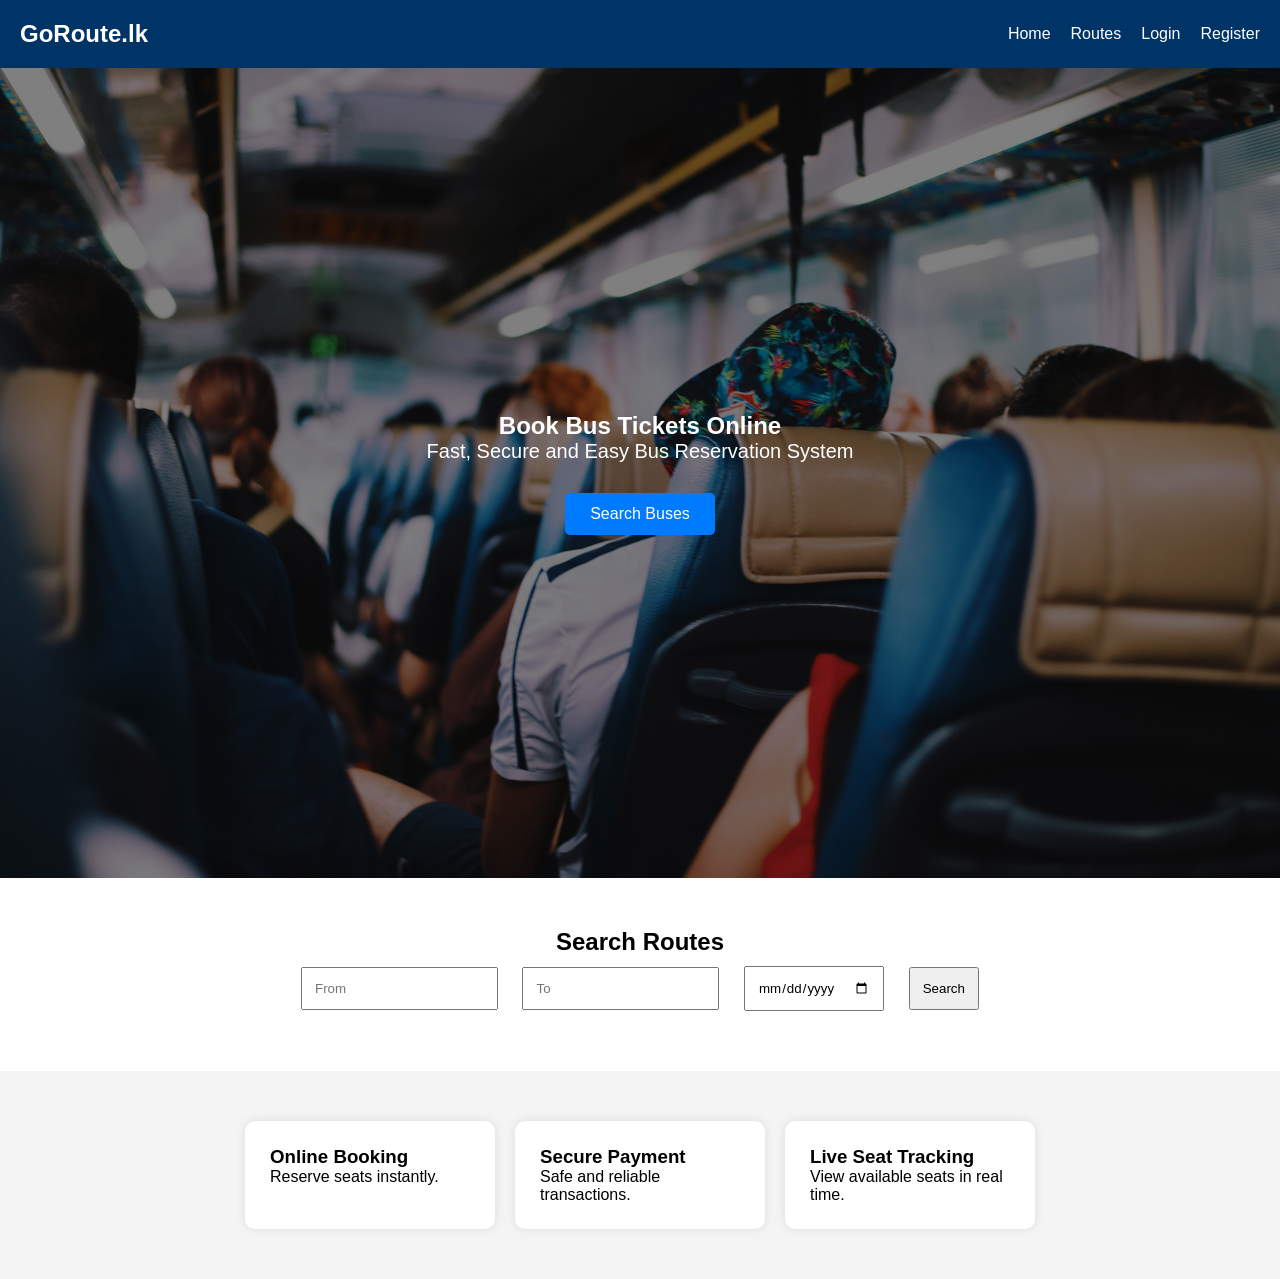
<file: frontend/index.html>
<!DOCTYPE html>
<html lang="en">

<head>
    <meta charset="UTF-8">
    <meta name="viewport" content="width=device-width, initial-scale=1.0">
    <title>GoRoute.lk</title>

    <link rel="stylesheet" href="css/style.css">
</head>

<body>

    <header>
        <nav>
            <h2>GoRoute.lk</h2>

            <ul>
                <li><a href="index.html">Home</a></li>
                <li><a href="routes.html">Routes</a></li>
                <li><a href="login.html">Login</a></li>
                <li><a href="register.html">Register</a></li>
            </ul>
        </nav>
    </header>

    <section class="hero">
        <h1>Book Bus Tickets Online</h1>

        <p>
            Fast, Secure and Easy Bus Reservation System
        </p>

        <a href="routes.html" class="btn">
            Search Buses
        </a>
    </section>

    <section class="search-section">

        <h2>Search Routes</h2>

        <form>

            <input type="text" placeholder="From">

            <input type="text" placeholder="To">

            <input type="date">

            <button type="submit">
                Search
            </button>

        </form>

    </section>

    <section class="features">

        <div class="card">
            <h3>Online Booking</h3>
            <p>Reserve seats instantly.</p>
        </div>

        <div class="card">
            <h3>Secure Payment</h3>
            <p>Safe and reliable transactions.</p>
        </div>

        <div class="card">
            <h3>Live Seat Tracking</h3>
            <p>View available seats in real time.</p>
        </div>

    </section>

</body>

</html>
</file>
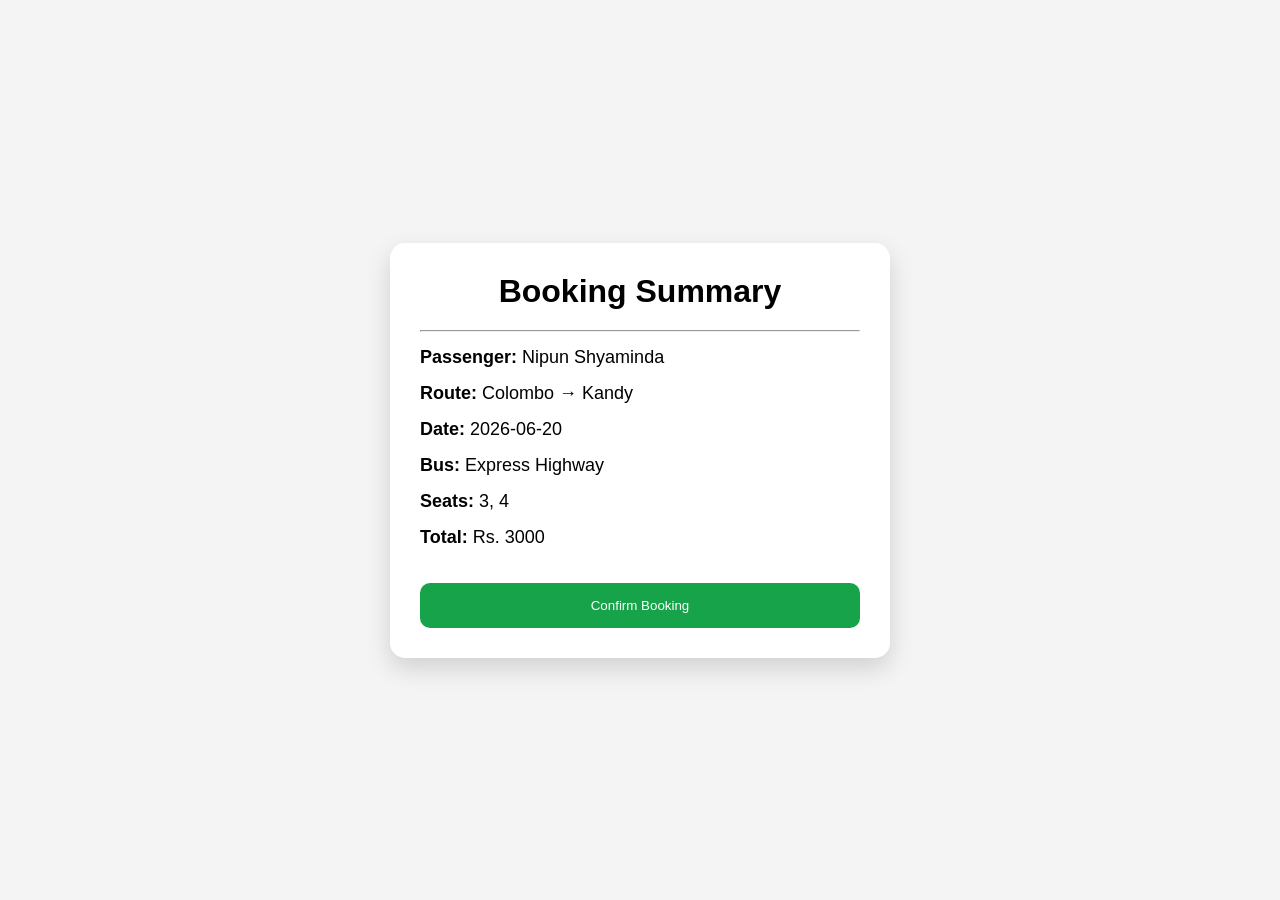
<file: frontend/booking-summary.html>
<!DOCTYPE html>
<html lang="en">

<head>
    <meta charset="UTF-8">
    <meta name="viewport" content="width=device-width, initial-scale=1.0">
    <title>Booking Summary</title>
    <link rel="stylesheet" href="css/style.css">
</head>

<body>

    <div class="summary-container">

        <div class="summary-card">

            <h1>Booking Summary</h1>

            <hr>

            <p><strong>Passenger:</strong> Nipun Shyaminda</p>

            <p><strong>Route:</strong> Colombo → Kandy</p>

            <p><strong>Date:</strong> 2026-06-20</p>

            <p><strong>Bus:</strong> Express Highway</p>

            <p><strong>Seats:</strong> 3, 4</p>

            <p><strong>Total:</strong> Rs. 3000</p>

            <button class="confirm-btn">
                Confirm Booking
            </button>

        </div>



    </div>

</body>

</html>
</file>
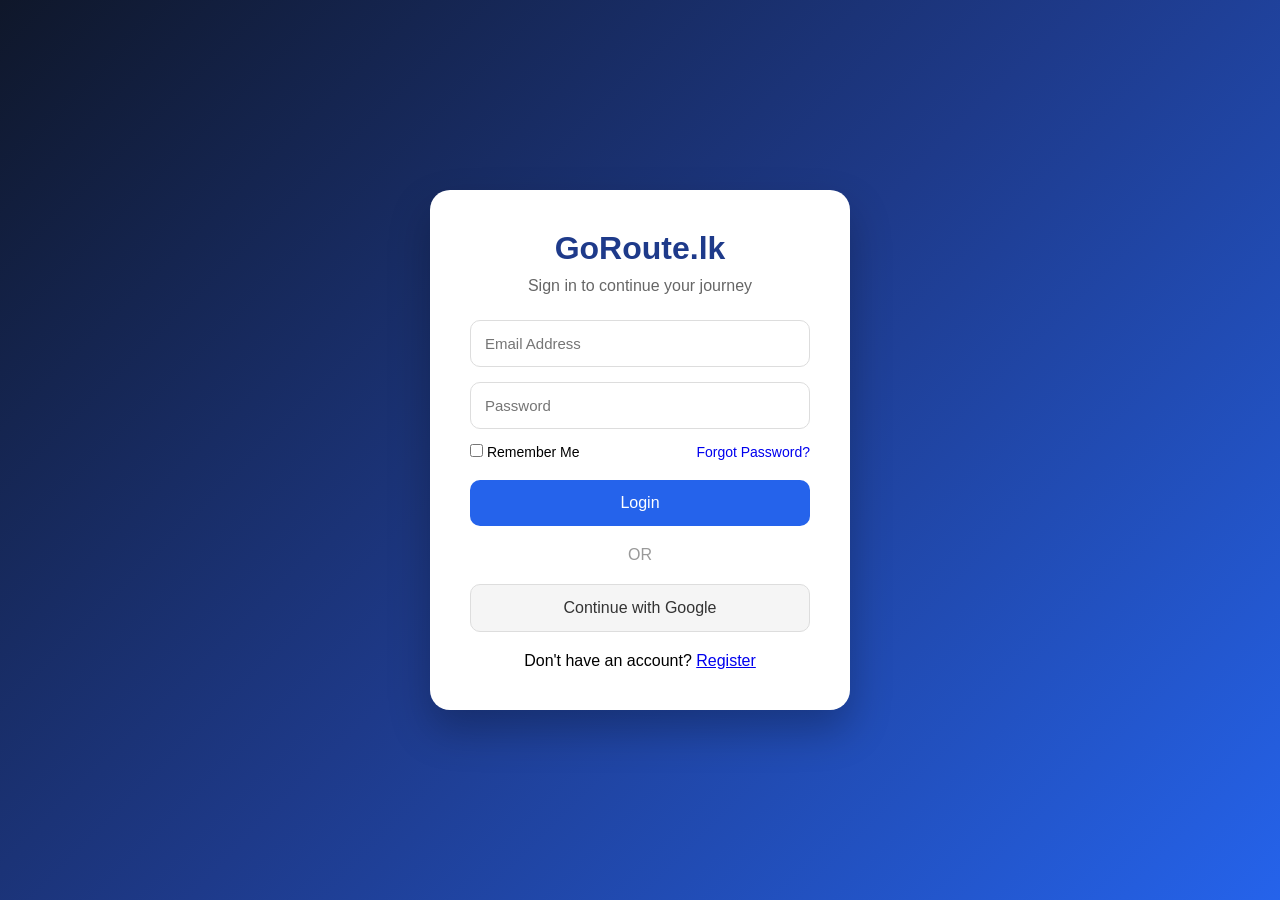
<file: frontend/login.html>
<!DOCTYPE html>
<html lang="en">

<head>
    <meta charset="UTF-8">
    <meta name="viewport" content="width=device-width, initial-scale=1.0">
    <title>Login - GoRoute.lk</title>

    <link rel="stylesheet" href="css/style.css">
</head>

<body>

    <div class="login-container">

        <div class="login-card">

            <div class="login-header">
                <h1>GoRoute.lk</h1>
                <p>Sign in to continue your journey</p>
            </div>

            <form id="loginForm">

                <div class="input-group">
                    <input type="email" id="loginEmail" placeholder="Email Address" required>
                </div>

                <div class="input-group">
                    <input type="password" id="loginPassword" placeholder="Password" required>
                </div>

                <div class="options">
                    <label>
                        <input type="checkbox">
                        Remember Me
                    </label>

                    <a href="#">Forgot Password?</a>
                </div>

                <button type="submit">
                    Login
                </button>

            </form>

            <div class="divider">
                <span>OR</span>
            </div>

            <button class="google-btn">
                Continue with Google
            </button>

            <p class="signup-link">
                Don't have an account?
                <a href="register.html">Register</a>
            </p>

        </div>

    </div>

    <script src="js/script.js"></script>
</body>

</html>
</file>
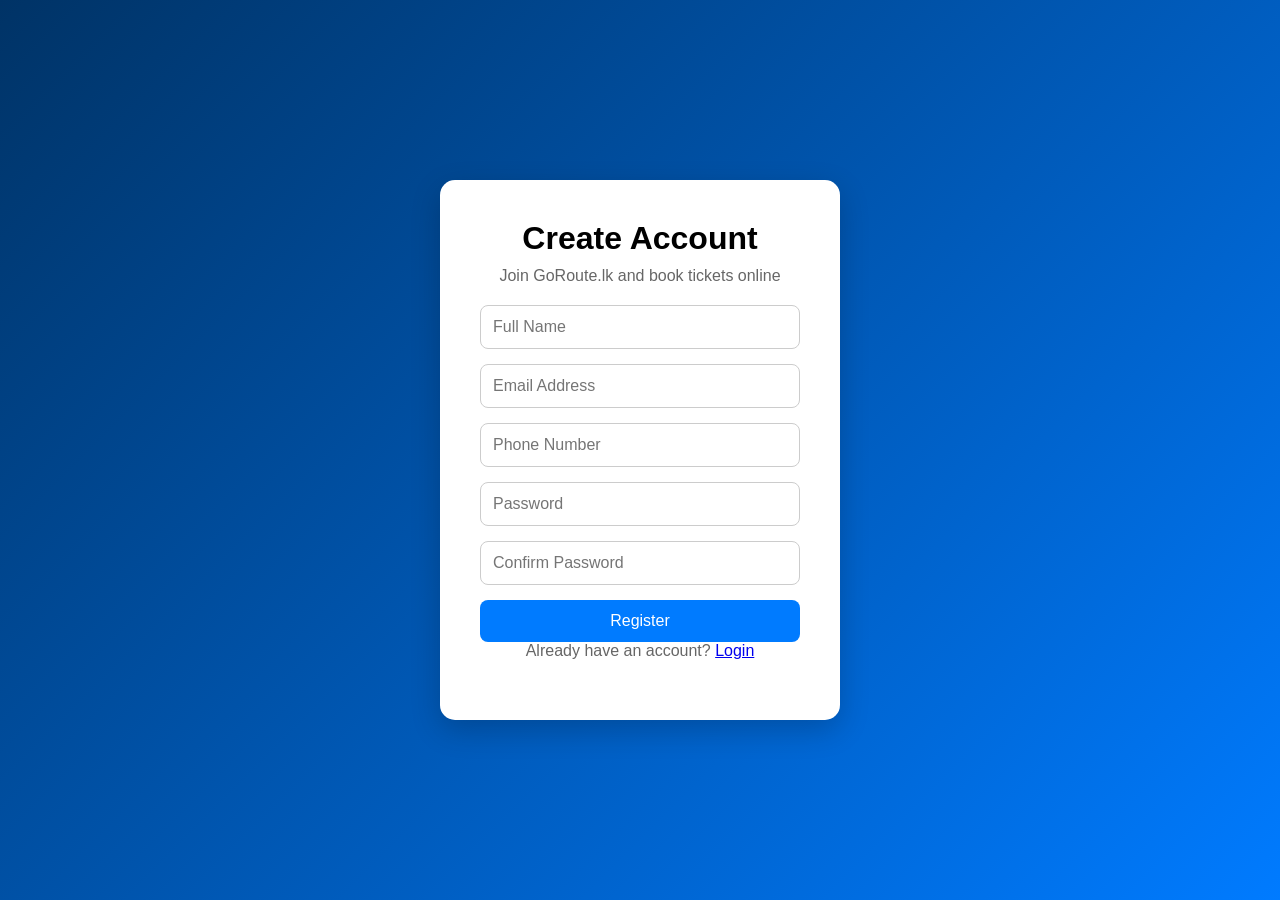
<file: frontend/register.html>
<!DOCTYPE html>
<html lang="en">

<head>
    <meta charset="UTF-8">
    <meta name="viewport" content="width=device-width, initial-scale=1.0">
    <title>Register - GoRoute.lk</title>

    <link rel="stylesheet" href="css/style.css">
</head>

<body>

    <div class="register-container">

        <div class="register-card">

            <h1>Create Account</h1>
            <p>Join GoRoute.lk and book tickets online</p>

            <form id="registerForm">

                <input type="text" id="name" placeholder="Full Name" required>

                <input type="email" id="email" placeholder="Email Address" required>

                <input type="tel" id="phone" placeholder="Phone Number" required>

                <input type="password" id="password" placeholder="Password" required>

                <input type="password" id="confirmPassword" placeholder="Confirm Password" required>

                <button type="submit">
                    Register
                </button>

            </form>

            <p>
                Already have an account?
                <a href="login.html">Login</a>
            </p>

        </div>

    </div>

    <script src="js/script.js"></script>

</body>

</html>
</file>
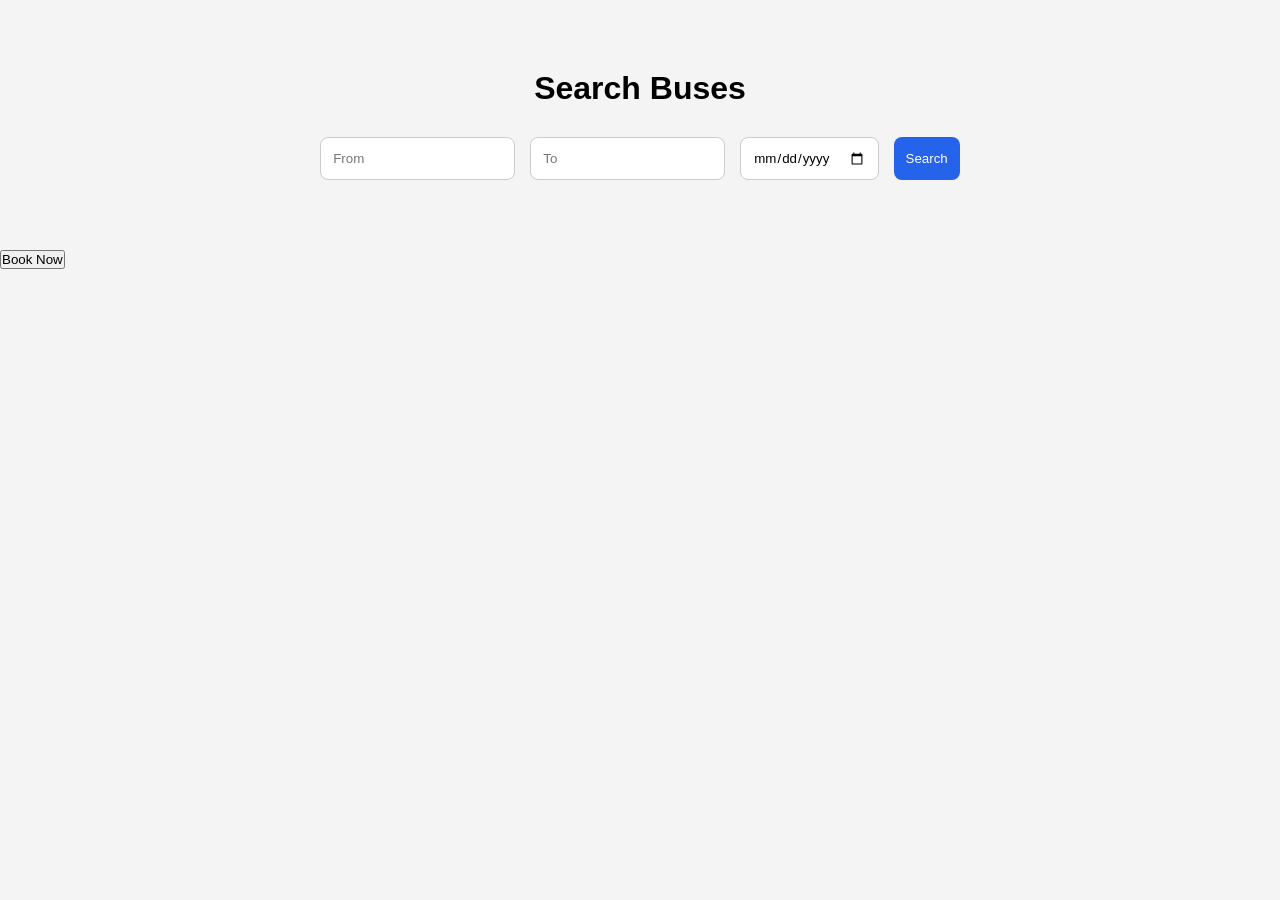
<file: frontend/routes.html>
<!DOCTYPE html>
<html lang="en">

<head>
    <meta charset="UTF-8">
    <meta name="viewport" content="width=device-width, initial-scale=1.0">
    <title>Routes - GoRoute.lk</title>

    <link rel="stylesheet" href="css/style.css">
</head>

<body>

    <div class="routes-container">

        <h1>Search Buses</h1>

        <form class="search-form">

            <input type="text" placeholder="From" required>

            <input type="text" placeholder="To" required>

            <input type="date" required>

            <button type="submit">
                Search
            </button>

        </form>

    </div>

<button class="book-btn" data-bus="Express Highway">
    Book Now
</button>



</body>

</html>
</file>
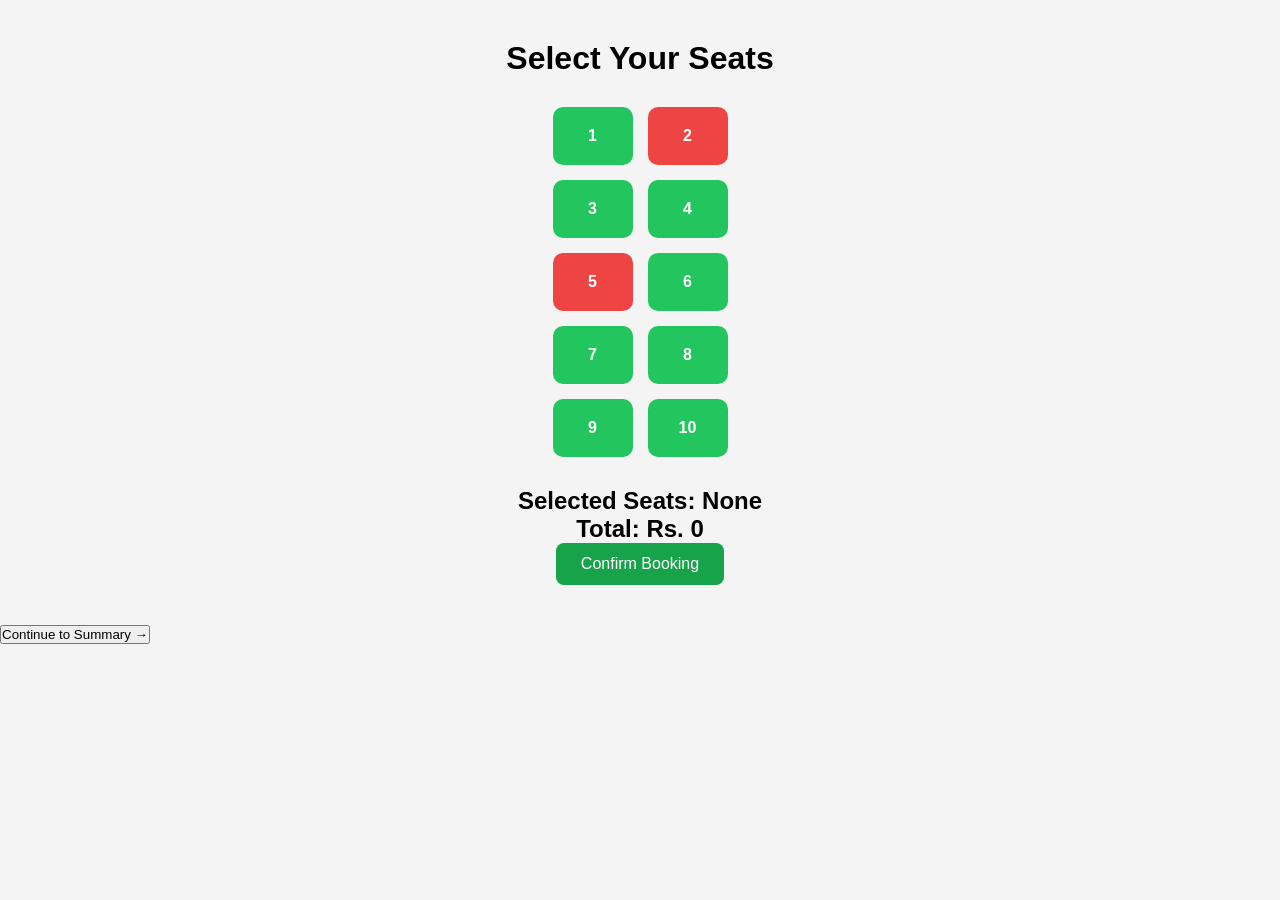
<file: frontend/seats.html>
<!DOCTYPE html>
<html lang="en">

<head>
    <meta charset="UTF-8">
    <meta name="viewport" content="width=device-width, initial-scale=1.0">
    <title>Select Seats</title>

    <link rel="stylesheet" href="css/style.css">
</head>

<body>

    <div class="seat-container">

        <h1>Select Your Seats</h1>

        <div class="bus-layout">

            <div class="seat">1</div>
            <div class="seat booked">2</div>

            <div class="seat">3</div>
            <div class="seat">4</div>

            <div class="seat booked">5</div>
            <div class="seat">6</div>

            <div class="seat">7</div>
            <div class="seat">8</div>

            <div class="seat">9</div>
            <div class="seat">10</div>

        </div>

        <h2 id="selectedSeats">
            Selected Seats: None
        </h2>

        <h2 id="totalPrice">
            Total: Rs. 0
        </h2>

        <button id="confirmBtn">
            Confirm Booking
        </button>

    </div>

    <script src="js/script.js"></script>

    <button id="continueBtn">
        Continue to Summary →
    </button>

</body>

</html>
</file>
<file: frontend/css/style.css>
* {
    margin: 0;
    padding: 0;
    box-sizing: border-box;
    font-family: Arial, sans-serif;
}

body {
    background: #f4f4f4;
}

header {
    background: #003366;
    color: white;
    padding: 20px;
}

nav {
    display: flex;
    justify-content: space-between;
    align-items: center;
}

nav ul {
    list-style: none;
    display: flex;
}

nav ul li {
    margin-left: 20px;
}

nav ul li a {
    color: white;
    text-decoration: none;
}

.hero {
    text-align: center;
    padding: 100px 20px;
}

.hero {
    height: 90vh;
    background-image: linear-gradient(rgba(0, 0, 0, 0.5),
            rgba(0, 0, 0, 0.5)),
        url("../assets/images/bus.jpg");

    background-size: cover;
    background-position: center;

    display: flex;
    flex-direction: column;
    justify-content: center;
    align-items: center;

    color: white;
    text-align: center;
}

.hero p {
    font-size: 20px;
    margin-bottom: 30px;
}

.btn {
    background: #007bff;
    color: white;
    padding: 12px 25px;
    text-decoration: none;
    border-radius: 5px;
}

.search-section{
    padding:50px;
    text-align:center;
    background:white;
}

.search-section input,
.search-section button{
    padding:12px;
    margin:10px;
}

.features{
    display:flex;
    justify-content:center;
    gap:20px;
    padding:50px;
}

.card{
    background:white;
    padding:25px;
    width:250px;
    border-radius:10px;
    box-shadow:0 0 10px rgba(0,0,0,0.1);
}

.register-container{
    min-height:100vh;
    display:flex;
    justify-content:center;
    align-items:center;

    background:linear-gradient(
        135deg,
        #003366,
        #007bff
    );
}

.register-card{
    background:white;
    width:400px;
    padding:40px;
    border-radius:15px;

    box-shadow:0 10px 30px rgba(0,0,0,0.2);

    text-align:center;
}

.register-card h1{
    margin-bottom:10px;
}

.register-card p{
    color:#666;
    margin-bottom:20px;
}

.register-card input{
    width:100%;
    padding:12px;
    margin-bottom:15px;

    border:1px solid #ccc;
    border-radius:8px;

    font-size:16px;
}

.register-card button{
    width:100%;
    padding:12px;

    border:none;
    border-radius:8px;

    background:#007bff;
    color:white;

    font-size:16px;
    cursor:pointer;
}

.register-card button:hover{
    background:#0056b3;
}

.login-container{
    min-height:100vh;
    display:flex;
    justify-content:center;
    align-items:center;

    background:
    linear-gradient(
        135deg,
        #0f172a,
        #1e3a8a,
        #2563eb
    );
}

.login-card{
    width:420px;
    background:white;

    padding:40px;
    border-radius:20px;

    box-shadow:
    0 20px 40px rgba(0,0,0,0.25);
}

.login-header{
    text-align:center;
    margin-bottom:25px;
}

.login-header h1{
    color:#1e3a8a;
    margin-bottom:10px;
}

.login-header p{
    color:#666;
}

.input-group input{
    width:100%;
    padding:14px;

    margin-bottom:15px;

    border:1px solid #ddd;
    border-radius:10px;

    font-size:15px;
}

.input-group input:focus{
    outline:none;
    border-color:#2563eb;
}

.options{
    display:flex;
    justify-content:space-between;
    align-items:center;

    margin-bottom:20px;

    font-size:14px;
}

.options a{
    text-decoration:none;
}

.login-card button{
    width:100%;
    padding:14px;

    border:none;
    border-radius:10px;

    background:#2563eb;
    color:white;

    font-size:16px;
    cursor:pointer;
}

.login-card button:hover{
    transform:translateY(-2px);
}

.divider{
    text-align:center;
    margin:20px 0;
    color:#999;
}

.google-btn{
    background:#f5f5f5 !important;
    color:#333 !important;
    border:1px solid #ddd !important;
}

.signup-link{
    margin-top:20px;
    text-align:center;
}

.routes-container{
    max-width:1000px;
    margin:50px auto;
    padding:20px;
}

.routes-container h1{
    text-align:center;
    margin-bottom:30px;
}

.search-form{
    display:flex;
    gap:15px;
    justify-content:center;
    flex-wrap:wrap;
}

.search-form input,
.search-form button{
    padding:12px;
    border-radius:8px;
    border:1px solid #ccc;
}

.search-form button{
    background:#2563eb;
    color:white;
    border:none;
    cursor:pointer;
}

.seat-container{
    text-align:center;
    padding:40px;
}

.bus-layout{
    display:grid;

    grid-template-columns:repeat(2,80px);

    gap:15px;

    justify-content:center;

    margin:30px 0;
}

.seat{
    background:#22c55e;

    color:white;

    padding:20px;

    border-radius:10px;

    cursor:pointer;

    font-weight:bold;
}

.seat.selected{
    background:#2563eb;
}

.seat.booked{
    background:#ef4444;
    cursor:not-allowed;
}

#confirmBtn{
    padding:12px 25px;
    border:none;
    border-radius:8px;
    background:#16a34a;
    color:white;
    font-size:16px;
    cursor:pointer;
}

.summary-container{
    min-height:100vh;

    display:flex;
    justify-content:center;
    align-items:center;

    background:#f4f4f4;
}

.summary-card{
    width:500px;

    background:white;

    padding:30px;

    border-radius:15px;

    box-shadow:0 10px 25px rgba(0,0,0,0.15);
}

.summary-card h1{
    text-align:center;
    margin-bottom:20px;
}

.summary-card p{
    margin:15px 0;
    font-size:18px;
}

.confirm-btn{
    width:100%;
    margin-top:20px;

    padding:15px;

    background:#16a34a;
    color:white;

    border:none;
    border-radius:10px;

    cursor:pointer;
}
</file>
